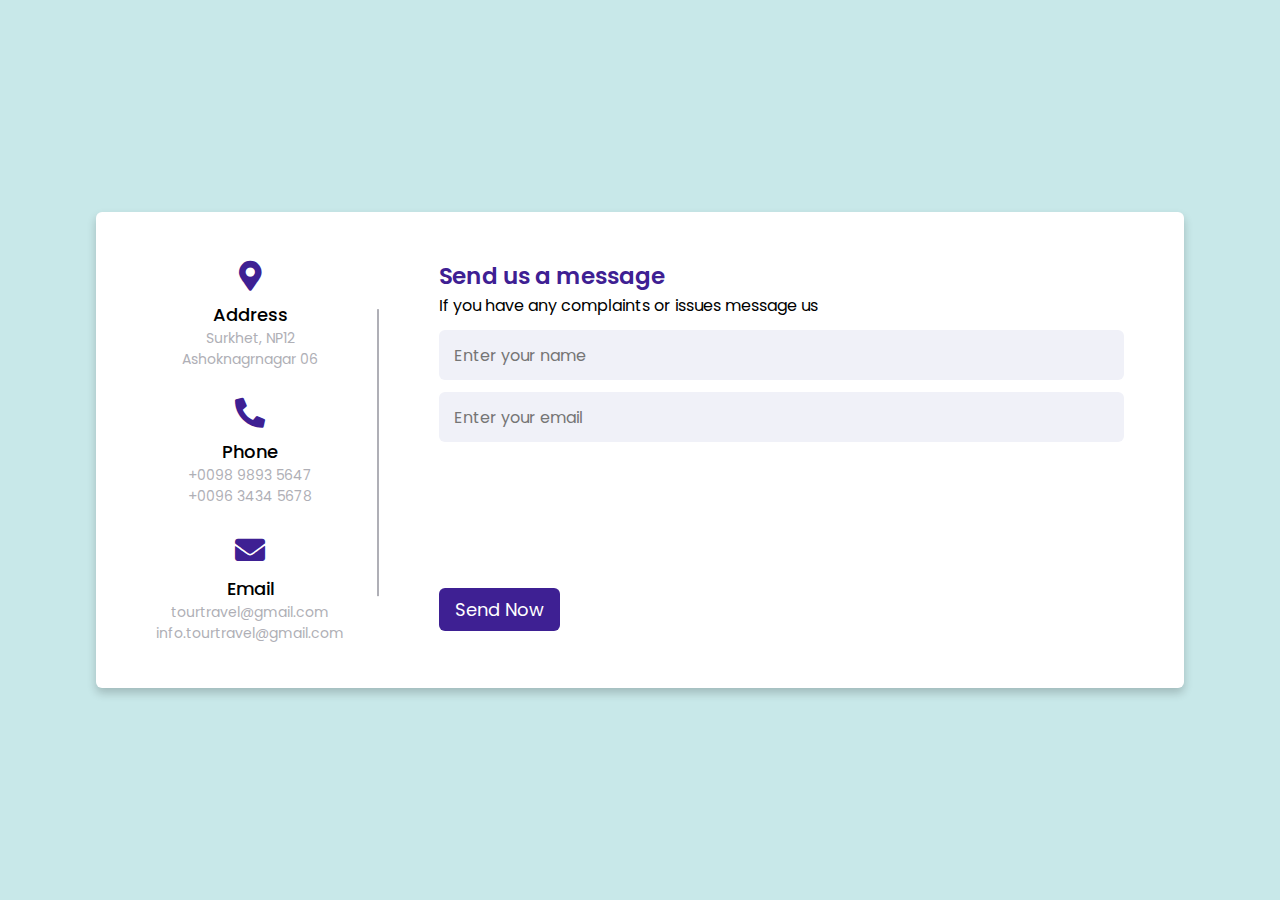
<file: helloc.html>
<!DOCTYPE html>
<!-- Created By CodingLab - www.codinglabweb.com -->
<html lang="en" dir="ltr">
  <head>
    <meta charset="UTF-8">
   <!-- <title> Responsive Contact Us Form  | CodingLab </title>-->
    
    <!-- Fontawesome CDN Link -->
    <link rel="stylesheet" href="https://cdnjs.cloudflare.com/ajax/libs/font-awesome/5.15.2/css/all.min.css"/>
     <meta name="viewport" content="width=device-width, initial-scale=1.0">
   </head>
   <style>
    /* Google Font CDN Link */
@import url('https://fonts.googleapis.com/css2?family=Poppins:wght@200;300;400;500;600;700&display=swap');
*{
  margin: 0;
  padding: 0;
  box-sizing: border-box;
  font-family: "Poppins" , sans-serif;
}
body{
  min-height: 100vh;
  width: 100%;
  background: #c8e8e9;
  display: flex;
  align-items: center;
  justify-content: center;
}
.container{
  width: 85%;
  background: #fff;
  border-radius: 6px;
  padding: 20px 60px 30px 40px;
  box-shadow: 0 5px 10px rgba(0, 0, 0, 0.2);
}
.container .content{
  display: flex;
  align-items: center;
  justify-content: space-between;
}
.container .content .left-side{
  width: 25%;
  height: 100%;
  display: flex;
  flex-direction: column;
  align-items: center;
  justify-content: center;
  margin-top: 15px;
  position: relative;
}
.content .left-side::before{
  content: '';
  position: absolute;
  height: 70%;
  width: 2px;
  right: -15px;
  top: 50%;
  transform: translateY(-50%);
  background: #afafb6;
}
.content .left-side .details{
  margin: 14px;
  text-align: center;
}
.content .left-side .details i{
  font-size: 30px;
  color: #3e2093;
  margin-bottom: 10px;
}
.content .left-side .details .topic{
  font-size: 18px;
  font-weight: 500;
}
.content .left-side .details .text-one,
.content .left-side .details .text-two{
  font-size: 14px;
  color: #afafb6;
}
.container .content .right-side{
  width: 75%;
  margin-left: 75px;
}
.content .right-side .topic-text{
  font-size: 23px;
  font-weight: 600;
  color: #3e2093;
}
.right-side .input-box{
  height: 50px;
  width: 100%;
  margin: 12px 0;
}
.right-side .input-box input,
.right-side .input-box textarea{
  height: 100%;
  width: 100%;
  border: none;
  outline: none;
  font-size: 16px;
  background: #F0F1F8;
  border-radius: 6px;
  padding: 0 15px;
  resize: none;
}
.right-side .message-box{
  min-height: 110px;
}
.right-side .input-box textarea{
  padding-top: 6px;
}
.right-side .button{
  display: inline-block;
  margin-top: 12px;
}
.right-side .button input[type="button"]{
  color: #fff;
  font-size: 18px;
  outline: none;
  border: none;
  padding: 8px 16px;
  border-radius: 6px;
  background: #3e2093;
  cursor: pointer;
  transition: all 0.3s ease;
}
.button input[type="button"]:hover{
  background: #5029bc;
}

@media (max-width: 950px) {
  .container{
    width: 90%;
    padding: 30px 40px 40px 35px ;
  }
  .container .content .right-side{
   width: 75%;
   margin-left: 55px;
}
}
@media (max-width: 820px) {
  .container{
    margin: 40px 0;
    height: 100%;
  }
  .container .content{
    flex-direction: column-reverse;
  }
 .container .content .left-side{
   width: 100%;
   flex-direction: row;
   margin-top: 40px;
   justify-content: center;
   flex-wrap: wrap;
 }
 .container .content .left-side::before{
   display: none;
 }
 .container .content .right-side{
   width: 100%;
   margin-left: 0;
 }
}
   </style>
<body>
  <div class="container">
    <div class="content">
      <div class="left-side">
        <div class="address details">
          <i class="fas fa-map-marker-alt"></i>
          <div class="topic">Address</div>
          <div class="text-one">Surkhet, NP12</div>
          <div class="text-two">Ashoknagrnagar 06</div>
        </div>
        <div class="phone details">
          <i class="fas fa-phone-alt"></i>
          <div class="topic">Phone</div>
          <div class="text-one">+0098 9893 5647</div>
          <div class="text-two">+0096 3434 5678</div>
        </div>
        <div class="email details">
          <i class="fas fa-envelope"></i>
          <div class="topic">Email</div>
          <div class="text-one">tourtravel@gmail.com</div>
          <div class="text-two">info.tourtravel@gmail.com</div>
        </div>
      </div>
      <div class="right-side">
        <div class="topic-text">Send us a message</div>
        <p>If you have any complaints or issues message us</p>
      <form action="#">
        <div class="input-box">
          <input type="text" placeholder="Enter your name">
        </div>
        <div class="input-box">
          <input type="text" placeholder="Enter your email">
        </div>
        <div class="input-box message-box">
          
        </div>
        <div class="button">
          <input type="button" value="Send Now" >
        </div>
      </form>
    </div>
    </div>
  </div>
</body>
</html>
</file>
